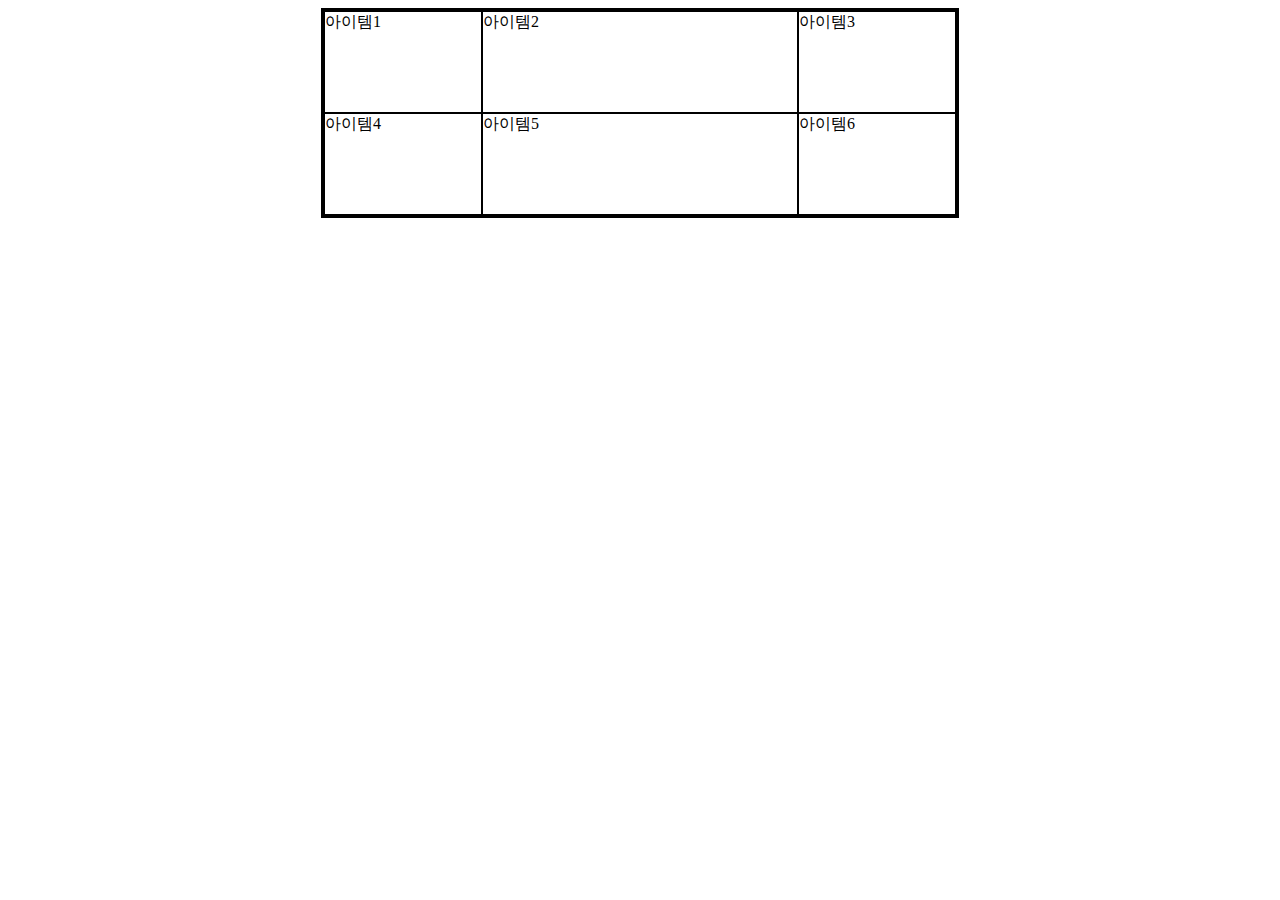
<file: index.html>
<!DOCTYPE html>
<html>
    <head>
        <style>
            .grid{
                border: 3px solid;
                width: 70%;
                display: grid;
                grid-template-columns: 25% auto 25%;
                grid-template-rows: auto auto;
            }
            .grid .item{
                min-height: 100px;
                border: 1px solid;
            }
            .center {
                margin: auto;
                width: 50%;
            }
        </style>
    </head>
    <body>
        <div class="grid center">
            <div class="item">아이템1</div>
            <div class="item">아이템2</div>
            <div class="item">아이템3</div>
            <div class="item">아이템4</div>
            <div class="item">아이템5</div>
            <div class="item">아이템6</div>
        </div>
    </body>
</html>
</file>
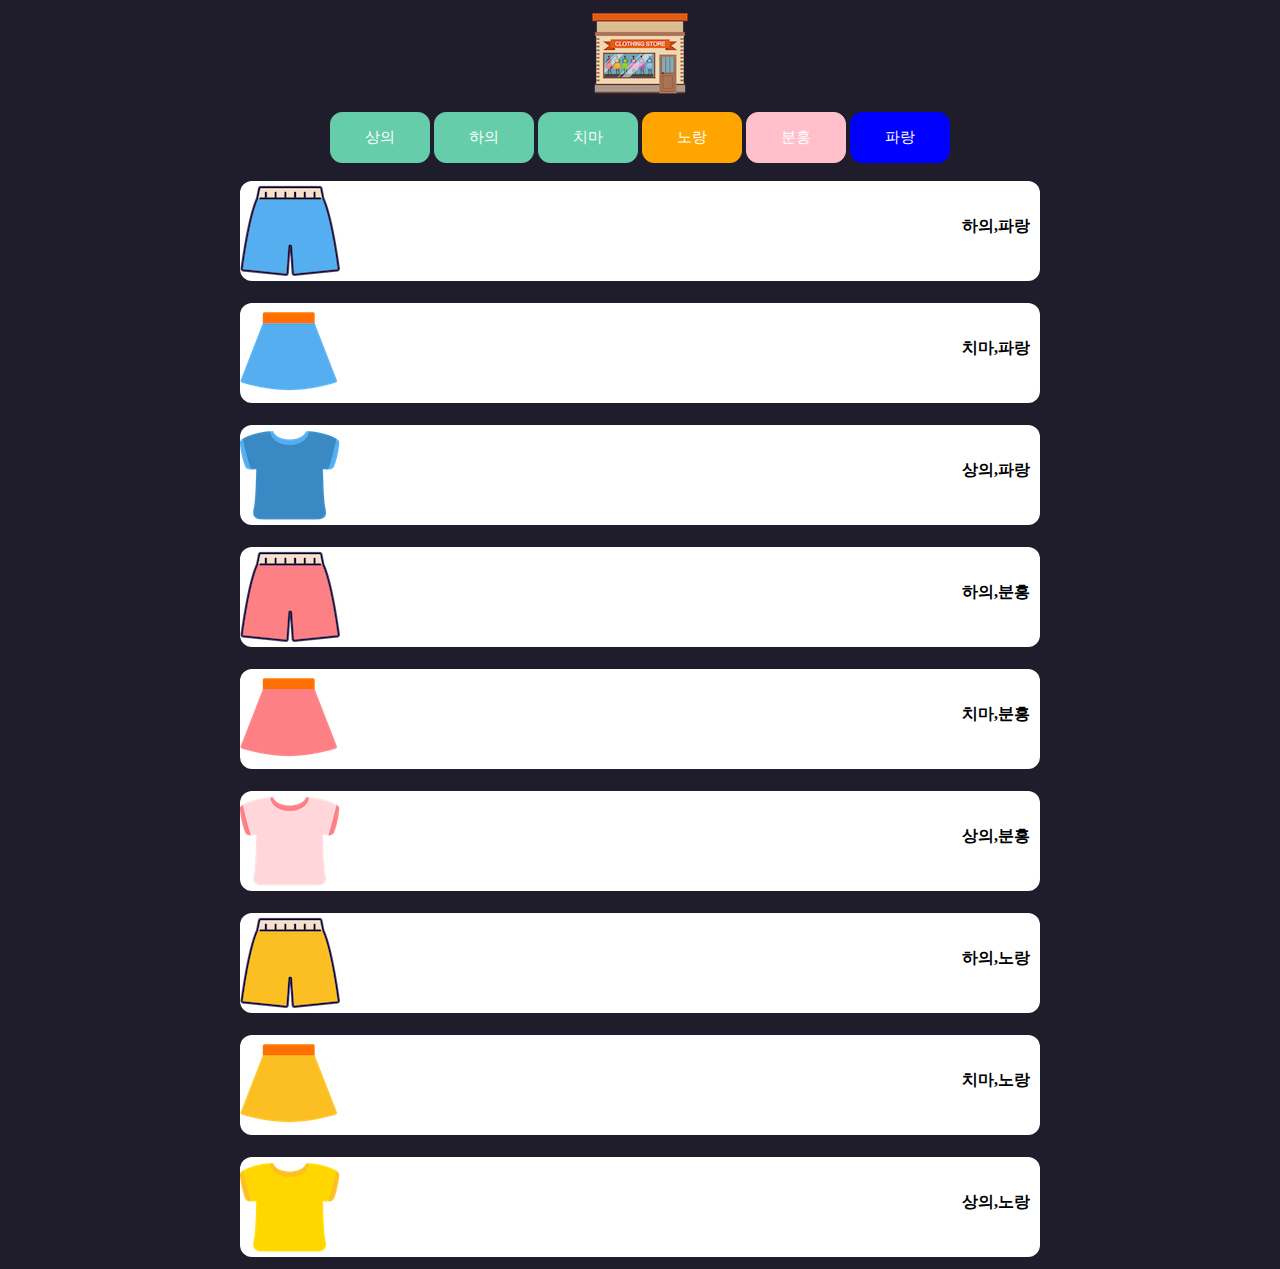
<file: main.html>
<!DOCTYPE html>
<html>
    <head>
        <title>쇼핑</title>
        <meta charset="utf-8">
        <link rel="stylesheet" href="./main.css">  
    </head>
    <body>
        <div class="align-center"> 
            <img src="./img/logo.png" id="logo" class ="logo">
        </div>
        <div class="align-center">
            <button id="btnTshirt" class="btn cloth">상의 </button>
            <button id="btnPants"class="btn cloth">하의 </button>
            <button id="btnSkirt"class="btn cloth">치마 </button>
            <button id="btnYellow"class="btn yellow">노랑 </button>
            <button id="btnPink"class="btn pink">분홍 </button>
            <button id="btnBlue"class="btn blue">파랑 </button>
        </div>
        
        <div id="" class="align-center Pants BL">  
            <br>
            <div id="lblue">
                <img src="./img/blue_p.png" class="left">
                <div>
                   <strong class="right">하의,파랑</strong>
                </div>
            </div>
        </div>

        <div id=""  class="align-center Skirt BL">  
            <br>
            <div id="lblue">
                <img src="./img/blue_s.png" class="left">
                <div>
                   <strong class="right">치마,파랑</strong>
                </div>
            </div>
        </div>

        <div id=""class="align-center Tshirt BL">  
            <br>
            <div id="lblue">
                <img src="./img/blue_t.png" class="left">
                <div>
                   <strong class="right">상의,파랑</strong>
                </div>
            </div>
        </div>

        <div id="" class="align-center Pants PK">  
            <br>
            <div id="lblue">
                <img src="./img/pink_p.png" class="left">
                <div>
                   <strong class="right">하의,분홍</strong>
                </div>
            </div>
        </div>

        <div id="" class="align-center Skirt PK">  
            <br>
            <div id="lblue">
                <img src="./img/pink_s.png" class="left">
                <div>
                   <strong class="right">치마,분홍</strong>
                </div>
            </div>
        </div>

        <div id="" class="align-center Tshirt PK">  
            <br>
            <div id="lblue">
                <img src="./img/pink_t.png" class="left">
                <div>
                   <strong class="right">상의,분홍</strong>
                </div>
            </div>
        </div>

        <div id="" class="align-center Pants YL">  
            <br>
            <div id="lblue">
                <img src="./img/yellow_p.png" class="left">
                <div>
                   <strong class="right">하의,노랑</strong>
                </div>
            </div>
        </div>

        <div id="" class="align-center Skirt YL">  
            <br>
            <div id="lblue">
                <img src="./img/yellow_s.png" class="left">
                <div>
                   <strong class="right">치마,노랑</strong>
                </div>
            </div>
        </div>

        <div id="" class="align-center Tshirt YL">  
            <br>
            <div id="lblue">
                <img src="./img/yellow_t.png" class="left">
                <div>
                   <strong class="right">상의,노랑</strong>
                </div>
            </div>
        </div>
        <script>
            const $logo = document.getElementById('logo');
            const $btnTshirt = document.getElementById('btnTshirt');
            const $btnPants = document.getElementById('btnPants');
            const $btnSkirt = document.getElementById('btnSkirt');
            const $btnBlue = document.getElementById('btnBlue');
            const $btnPink = document.getElementById('btnPink');
            const $btnYellow = document.getElementById('btnYellow');

            const $All = document.getElementsByClassName('align-center');
            const $Tshirt = document.getElementsByClassName('Tshirt');
            const $Pants = document.getElementsByClassName('Pants');
            const $Skirt = document.getElementsByClassName('Skirt');
            const $blue = document.getElementsByClassName('BL');
            const $pink = document.getElementsByClassName('PK');
            const $yellow = document.getElementsByClassName('YL');

            $logo.addEventListener("click",Reset);
            $btnTshirt.addEventListener("click",clothClickEvent);
            $btnPants.addEventListener("click",patnsClickEvent);
            $btnSkirt.addEventListener("click",skirtClickEvent);

            $btnBlue.addEventListener("click",BlueClickEvent);
            $btnPink.addEventListener("click",PinkClickEvent);
            $btnYellow.addEventListener("click",YellowClickEvent);

            function clothClickEvent(){
                DisplayNoneAll();
                for(let i=0; i<$Tshirt.length; i++){
                    $Tshirt[i].style.display ="block";
                }
            }
            function patnsClickEvent(){
                DisplayNoneAll();
                for(let i=0; i<$Pants.length; i++){
                    $Pants[i].style.display ="block";
                }
            }
            function skirtClickEvent(){ 
                DisplayNoneAll();
                for(let i=0; i<$Skirt.length; i++){
                    $Skirt[i].style.display ="block";
                }
            }
            function BlueClickEvent(){
                DisplayNoneAll();
                for(let i=0; i<$blue.length; i++){
                    $blue[i].style.display ="block";
                }
                
            }
             function PinkClickEvent(){
                DisplayNoneAll();
                for(let i=0; i<$pink.length; i++){
                    $pink[i].style.display ="block";
                }
            }
            function YellowClickEvent(){
                DisplayNoneAll();
                for(let i=0; i<$yellow.length; i++){
                    $yellow[i].style.display ="block";
                }
            }

            function DisplayNoneAll(){
                for(let i=0; i<$Tshirt.length; i++){
                    $Tshirt[i].style.display = "none";
                }
                for(let i=0; i<$Pants.length; i++){
                    $Pants[i].style.display = "none";
                }
                for(let i=0; i<$Skirt.length; i++){
                    $Skirt[i].style.display = "none";
                }
                
            }

            function Reset(){
                for(var i =0; i<$All.length; i++){
                    $All[i].style.display ="block";
                } 
            }

        </script>
    </body>
</hmtl>
</file>
<file: main.css>
body{
    background-color: 	#1f1d2c	;
}
.logo:hover{
    width: 10%;
}
.align-center{
    text-align: center;
}
.btn:hover{
    background-color: gray;
}
.cloth{
    border:1px solid mediumaquamarine;
    background-color: mediumaquamarine  ;
    padding: 15px;
    width: 100px;
    border-radius: 12px;
    font-family: Helvetica,Arial,sans-serif;
    font-size: 15px;
    color:  white;
}
.blind{
    display:none;
}

.yellow{
    border:1px solid orange;
    background-color: orange;
    padding: 15px;
    width: 100px;
    border-radius: 12px;
    font-family: Helvetica,Arial,sans-serif;
    font-size: 15px;
    color:  white;
    
}
.pink{
    border:1px solid pink;
    background-color: pink;
    padding: 15px;
    width: 100px;
    border-radius: 12px;
    font-family: Helvetica,Arial,sans-serif;
    font-size: 15px;
    color:  white;
}
.blue{
    border:1px solid blue;
    background-color: blue;
    padding: 15px;
    width: 100px;
    border-radius: 12px;
    font-family: Helvetica,Arial,sans-serif;
    font-size: 15px;
    color:  white;
}
#lblue{
    background-color: white;
    border-radius: 12px;
    width:800px;
    height: 100px;
    display:inline-block;
}
.left{
    float: left;
}
.right{
    float: right;
    margin-top:35px;
    margin-right:10px;
    
}
</file>
